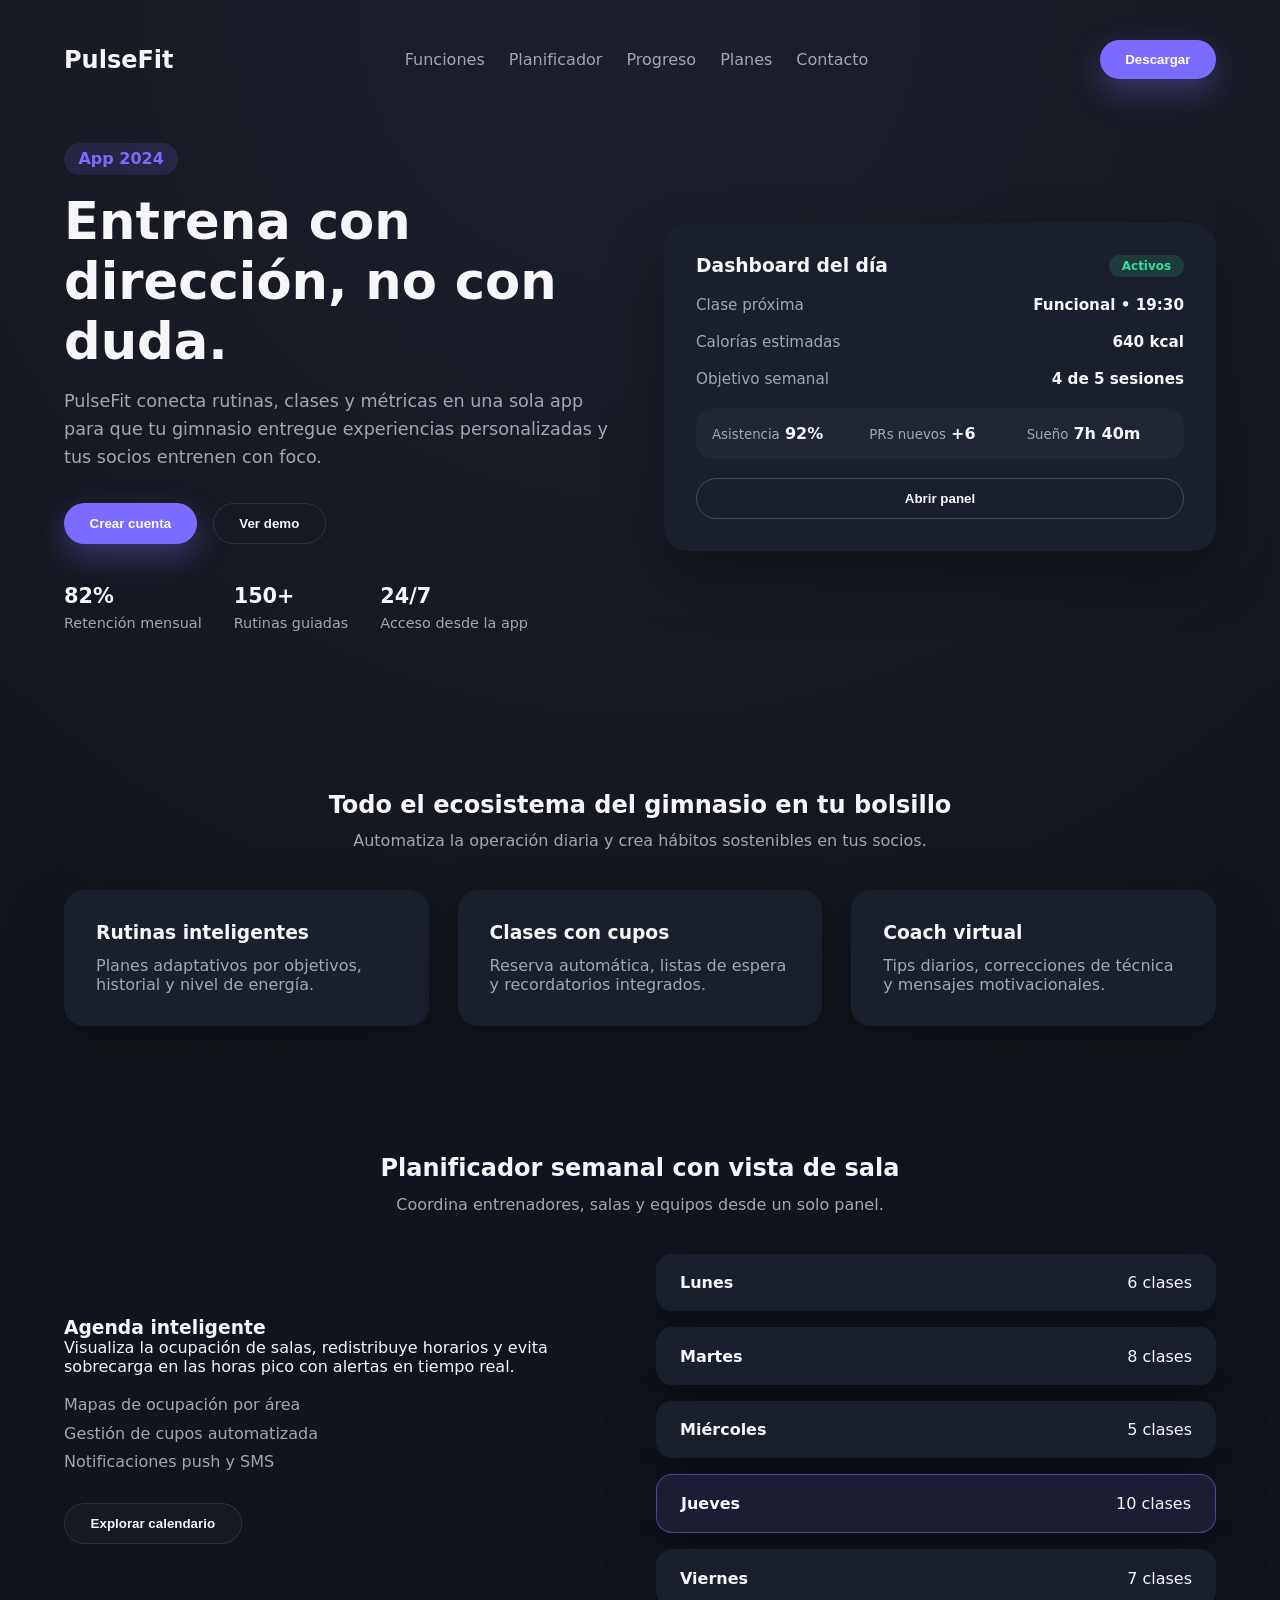
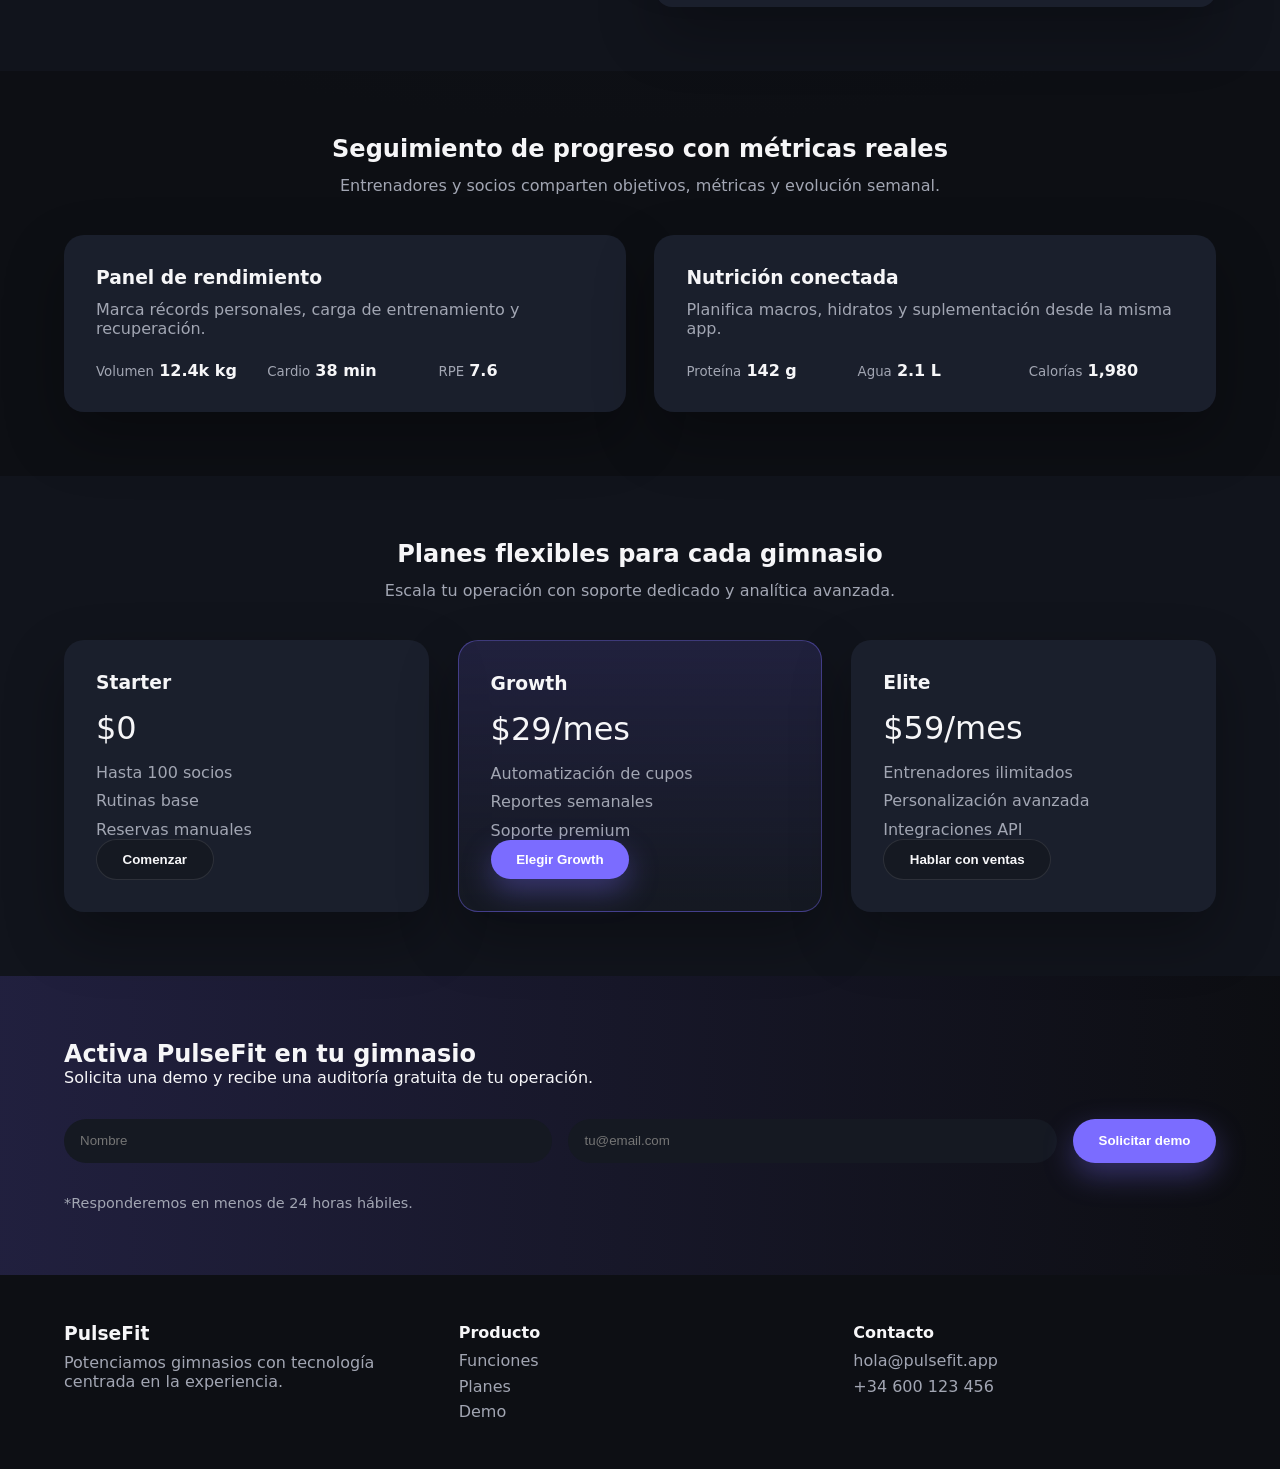
<file: index.html>
<!doctype html>
<html lang="es">
  <head>
    <meta charset="UTF-8" />
    <meta name="viewport" content="width=device-width, initial-scale=1.0" />
    <title>PulseFit - App para tu gimnasio</title>
    <link rel="stylesheet" href="style.css" />
  </head>
  <body>
    <header class="hero">
      <nav class="nav">
        <div class="logo">PulseFit</div>
        <div class="nav-links">
          <a href="#features">Funciones</a>
          <a href="#planner">Planificador</a>
          <a href="#progress">Progreso</a>
          <a href="#pricing">Planes</a>
          <a href="#contact">Contacto</a>
        </div>
        <button class="btn btn-primary">Descargar</button>
      </nav>

      <div class="hero-content">
        <div class="hero-text">
          <span class="badge">App 2024</span>
          <h1>Entrena con dirección, no con duda.</h1>
          <p>
            PulseFit conecta rutinas, clases y métricas en una sola app para que tu
            gimnasio entregue experiencias personalizadas y tus socios entrenen con foco.
          </p>
          <div class="hero-actions">
            <button class="btn btn-primary">Crear cuenta</button>
            <button class="btn btn-secondary">Ver demo</button>
          </div>
          <div class="hero-stats">
            <div>
              <strong>82%</strong>
              <span>Retención mensual</span>
            </div>
            <div>
              <strong>150+</strong>
              <span>Rutinas guiadas</span>
            </div>
            <div>
              <strong>24/7</strong>
              <span>Acceso desde la app</span>
            </div>
          </div>
        </div>
        <div class="hero-card">
          <div class="card-header">
            <h3>Dashboard del día</h3>
            <span class="pill">Activos</span>
          </div>
          <div class="card-row">
            <span>Clase próxima</span>
            <strong>Funcional • 19:30</strong>
          </div>
          <div class="card-row">
            <span>Calorías estimadas</span>
            <strong>640 kcal</strong>
          </div>
          <div class="card-row">
            <span>Objetivo semanal</span>
            <strong>4 de 5 sesiones</strong>
          </div>
          <div class="mini-grid">
            <div>
              <small>Asistencia</small>
              <strong>92%</strong>
            </div>
            <div>
              <small>PRs nuevos</small>
              <strong>+6</strong>
            </div>
            <div>
              <small>Sueño</small>
              <strong>7h 40m</strong>
            </div>
          </div>
          <button class="btn btn-ghost">Abrir panel</button>
        </div>
      </div>
    </header>

    <main>
      <section id="features" class="section">
        <div class="section-header">
          <h2>Todo el ecosistema del gimnasio en tu bolsillo</h2>
          <p>Automatiza la operación diaria y crea hábitos sostenibles en tus socios.</p>
        </div>
        <div class="grid three">
          <article class="card">
            <h3>Rutinas inteligentes</h3>
            <p>Planes adaptativos por objetivos, historial y nivel de energía.</p>
          </article>
          <article class="card">
            <h3>Clases con cupos</h3>
            <p>Reserva automática, listas de espera y recordatorios integrados.</p>
          </article>
          <article class="card">
            <h3>Coach virtual</h3>
            <p>Tips diarios, correcciones de técnica y mensajes motivacionales.</p>
          </article>
        </div>
      </section>

      <section id="planner" class="section alt">
        <div class="section-header">
          <h2>Planificador semanal con vista de sala</h2>
          <p>Coordina entrenadores, salas y equipos desde un solo panel.</p>
        </div>
        <div class="planner">
          <div class="planner-info">
            <h3>Agenda inteligente</h3>
            <p>
              Visualiza la ocupación de salas, redistribuye horarios y evita sobrecarga en
              las horas pico con alertas en tiempo real.
            </p>
            <ul>
              <li>Mapas de ocupación por área</li>
              <li>Gestión de cupos automatizada</li>
              <li>Notificaciones push y SMS</li>
            </ul>
            <button class="btn btn-secondary">Explorar calendario</button>
          </div>
          <div class="planner-board">
            <div class="planner-day">
              <h4>Lunes</h4>
              <span>6 clases</span>
            </div>
            <div class="planner-day">
              <h4>Martes</h4>
              <span>8 clases</span>
            </div>
            <div class="planner-day">
              <h4>Miércoles</h4>
              <span>5 clases</span>
            </div>
            <div class="planner-day active">
              <h4>Jueves</h4>
              <span>10 clases</span>
            </div>
            <div class="planner-day">
              <h4>Viernes</h4>
              <span>7 clases</span>
            </div>
          </div>
        </div>
      </section>

      <section id="progress" class="section">
        <div class="section-header">
          <h2>Seguimiento de progreso con métricas reales</h2>
          <p>Entrenadores y socios comparten objetivos, métricas y evolución semanal.</p>
        </div>
        <div class="grid two">
          <article class="insight">
            <h3>Panel de rendimiento</h3>
            <p>Marca récords personales, carga de entrenamiento y recuperación.</p>
            <div class="insight-metrics">
              <div>
                <small>Volumen</small>
                <strong>12.4k kg</strong>
              </div>
              <div>
                <small>Cardio</small>
                <strong>38 min</strong>
              </div>
              <div>
                <small>RPE</small>
                <strong>7.6</strong>
              </div>
            </div>
          </article>
          <article class="insight">
            <h3>Nutrición conectada</h3>
            <p>Planifica macros, hidratos y suplementación desde la misma app.</p>
            <div class="insight-metrics">
              <div>
                <small>Proteína</small>
                <strong>142 g</strong>
              </div>
              <div>
                <small>Agua</small>
                <strong>2.1 L</strong>
              </div>
              <div>
                <small>Calorías</small>
                <strong>1,980</strong>
              </div>
            </div>
          </article>
        </div>
      </section>

      <section id="pricing" class="section alt">
        <div class="section-header">
          <h2>Planes flexibles para cada gimnasio</h2>
          <p>Escala tu operación con soporte dedicado y analítica avanzada.</p>
        </div>
        <div class="grid three">
          <article class="pricing">
            <h3>Starter</h3>
            <p class="price">$0</p>
            <ul>
              <li>Hasta 100 socios</li>
              <li>Rutinas base</li>
              <li>Reservas manuales</li>
            </ul>
            <button class="btn btn-secondary">Comenzar</button>
          </article>
          <article class="pricing featured">
            <h3>Growth</h3>
            <p class="price">$29/mes</p>
            <ul>
              <li>Automatización de cupos</li>
              <li>Reportes semanales</li>
              <li>Soporte premium</li>
            </ul>
            <button class="btn btn-primary">Elegir Growth</button>
          </article>
          <article class="pricing">
            <h3>Elite</h3>
            <p class="price">$59/mes</p>
            <ul>
              <li>Entrenadores ilimitados</li>
              <li>Personalización avanzada</li>
              <li>Integraciones API</li>
            </ul>
            <button class="btn btn-secondary">Hablar con ventas</button>
          </article>
        </div>
      </section>

      <section id="contact" class="section cta">
        <div class="cta-content">
          <h2>Activa PulseFit en tu gimnasio</h2>
          <p>Solicita una demo y recibe una auditoría gratuita de tu operación.</p>
        </div>
        <form class="cta-form">
          <input type="text" placeholder="Nombre" required />
          <input type="email" placeholder="tu@email.com" required />
          <button class="btn btn-primary" type="submit">Solicitar demo</button>
        </form>
        <p class="form-note">*Responderemos en menos de 24 horas hábiles.</p>
      </section>
    </main>

    <footer class="footer">
      <div>
        <h3>PulseFit</h3>
        <p>Potenciamos gimnasios con tecnología centrada en la experiencia.</p>
      </div>
      <div>
        <h4>Producto</h4>
        <a href="#features">Funciones</a>
        <a href="#pricing">Planes</a>
        <a href="#contact">Demo</a>
      </div>
      <div>
        <h4>Contacto</h4>
        <span>hola@pulsefit.app</span>
        <span>+34 600 123 456</span>
      </div>
    </footer>

    <script src="script.js"></script>
  </body>
</html>
</file>
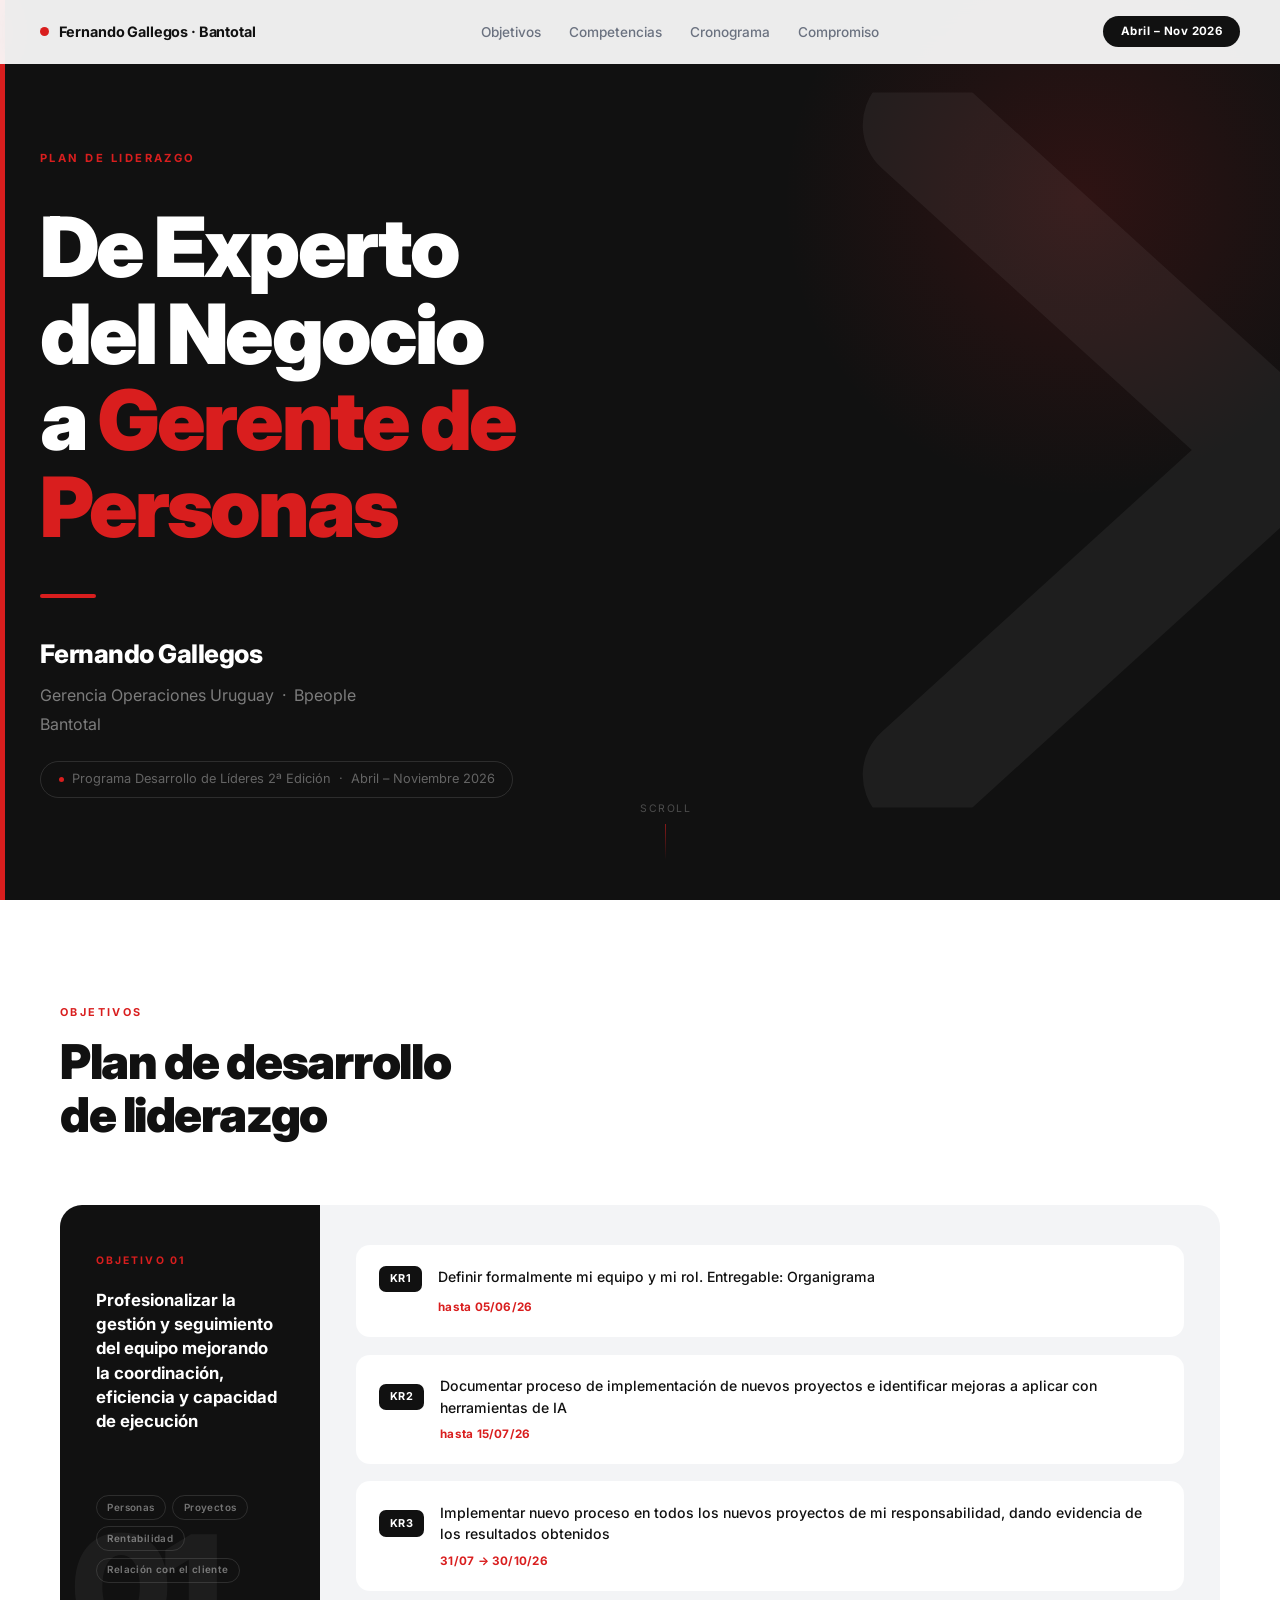
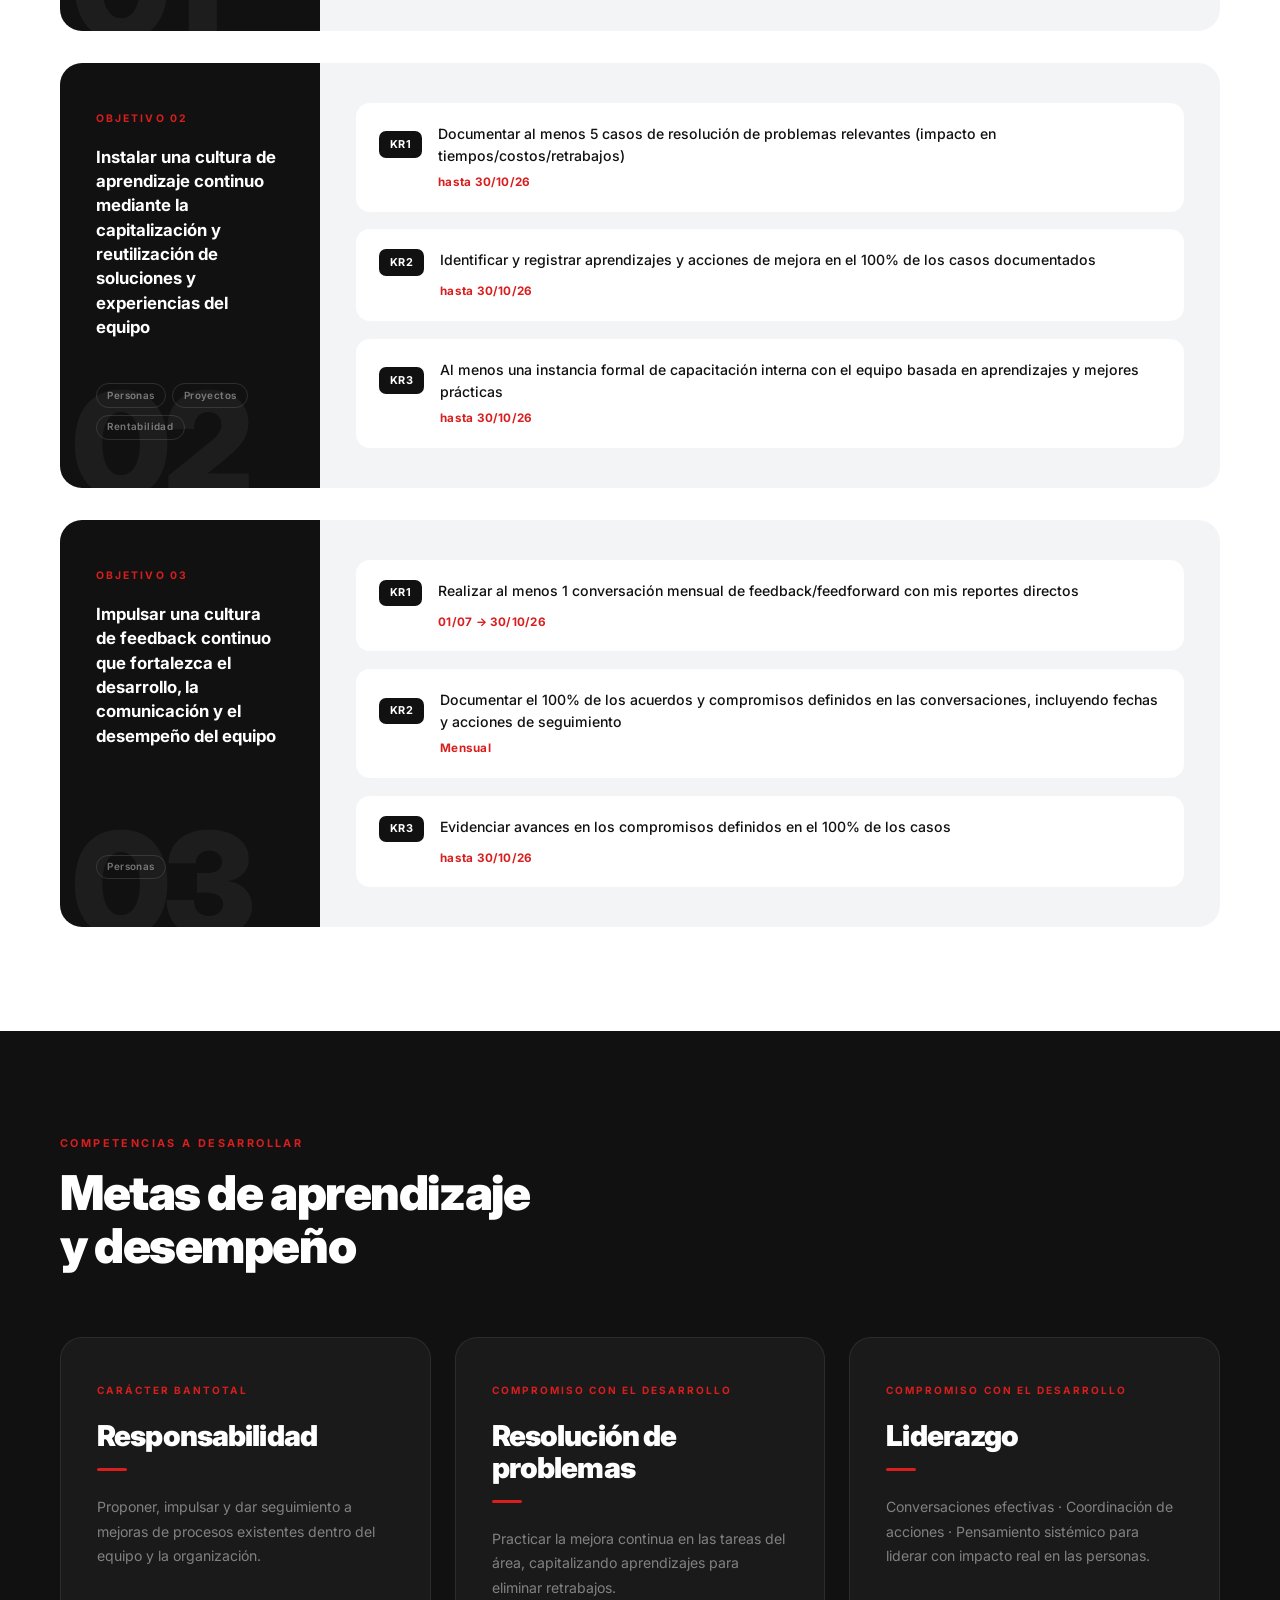
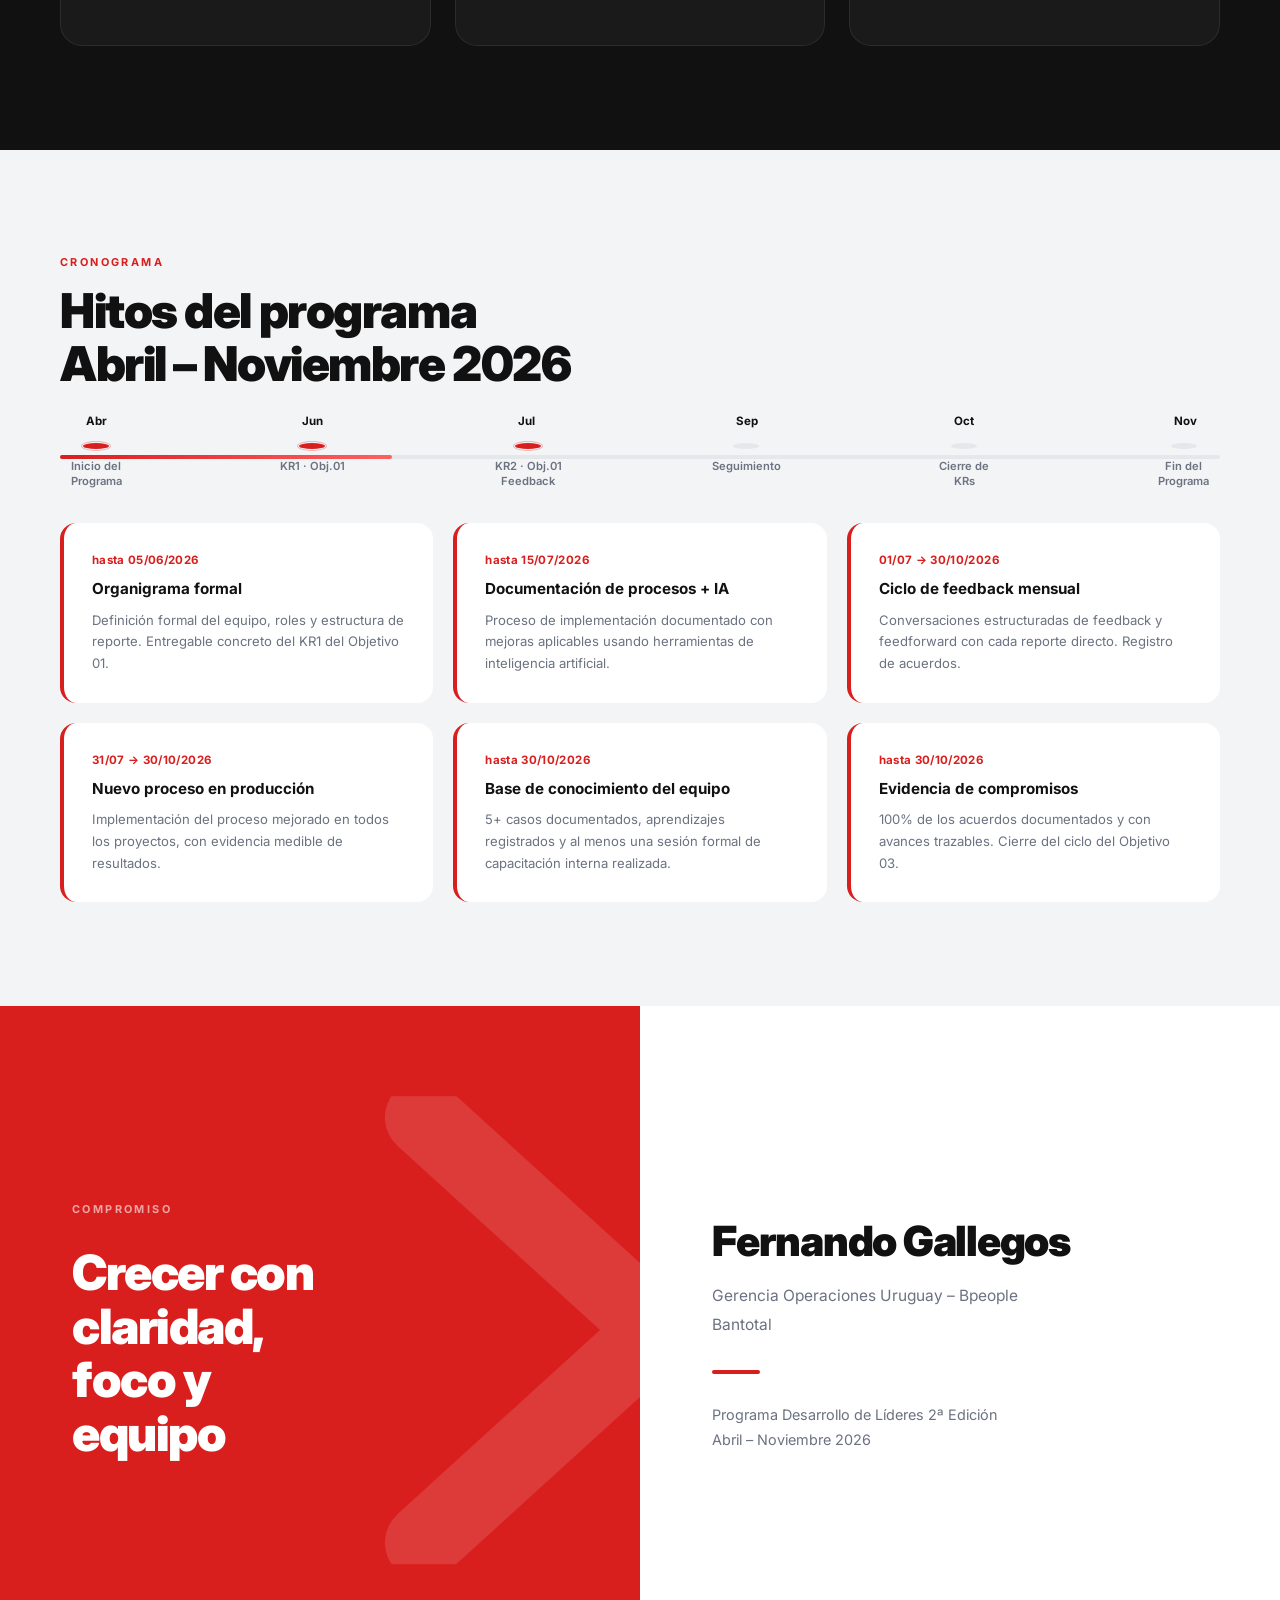
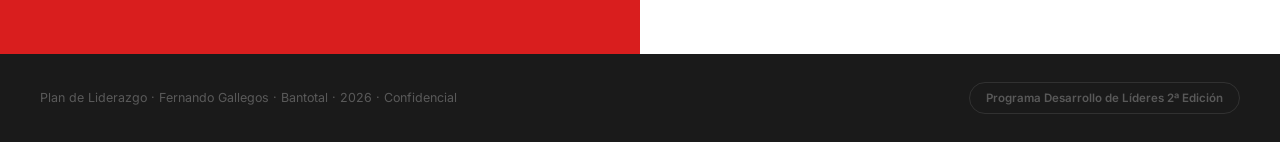
<file: plan-liderazgo.html>
<!DOCTYPE html>
<html lang="es">
<head>
  <meta charset="UTF-8" />
  <meta name="viewport" content="width=device-width, initial-scale=1.0" />
  <title>Plan de Liderazgo · Fernando Gallegos · Bantotal</title>
  <link rel="preconnect" href="https://fonts.googleapis.com" />
  <link rel="preconnect" href="https://fonts.gstatic.com" crossorigin />
  <link href="https://fonts.googleapis.com/css2?family=Inter:wght@300;400;500;600;700;800;900&display=swap" rel="stylesheet" />
  <style>
    *, *::before, *::after { box-sizing: border-box; margin: 0; padding: 0; }

    :root {
      --red:        #D91E1E;
      --red-dim:    rgba(217,30,30,0.12);
      --dark:       #111111;
      --dark-2:     #1A1A1A;
      --gray:       #6B7280;
      --gray-light: #F3F4F6;
      --border:     #E5E7EB;
      --white:      #FFFFFF;
    }

    html { scroll-behavior: smooth; }

    body {
      font-family: 'Inter', sans-serif;
      color: var(--dark);
      background: var(--white);
      overflow-x: hidden;
      line-height: 1.6;
    }

    /* ─── NAV ─────────────────────────────────────────── */
    nav {
      position: fixed;
      inset: 0 0 auto 0;
      z-index: 200;
      background: rgba(255,255,255,0.92);
      backdrop-filter: blur(16px);
      -webkit-backdrop-filter: blur(16px);
      border-bottom: 1px solid transparent;
      display: flex;
      align-items: center;
      justify-content: space-between;
      padding: 0 2.5rem;
      height: 64px;
      transition: border-color 0.3s, box-shadow 0.3s;
    }
    nav.scrolled {
      border-color: var(--border);
      box-shadow: 0 2px 24px rgba(0,0,0,0.06);
    }
    .nav-logo {
      display: flex;
      align-items: center;
      gap: 0.6rem;
      text-decoration: none;
    }
    .nav-logo .dot {
      width: 9px; height: 9px;
      background: var(--red);
      border-radius: 50%;
      flex-shrink: 0;
    }
    .nav-logo span {
      font-weight: 700;
      font-size: 0.9rem;
      color: var(--dark);
      letter-spacing: -0.01em;
    }
    .nav-links {
      display: flex;
      gap: 1.75rem;
      list-style: none;
    }
    .nav-links a {
      text-decoration: none;
      font-size: 0.85rem;
      font-weight: 500;
      color: var(--gray);
      transition: color 0.2s;
      position: relative;
    }
    .nav-links a::after {
      content: '';
      position: absolute;
      bottom: -3px; left: 0; right: 0;
      height: 2px;
      background: var(--red);
      border-radius: 1px;
      transform: scaleX(0);
      transition: transform 0.2s;
    }
    .nav-links a:hover { color: var(--dark); }
    .nav-links a:hover::after { transform: scaleX(1); }
    .nav-pill {
      background: var(--dark);
      color: var(--white);
      font-size: 0.72rem;
      font-weight: 700;
      padding: 0.4rem 1.1rem;
      border-radius: 100px;
      letter-spacing: 0.04em;
    }

    /* ─── HERO ────────────────────────────────────────── */
    .hero {
      min-height: 100vh;
      background: var(--dark);
      display: flex;
      align-items: center;
      position: relative;
      overflow: hidden;
      padding: 9rem 2.5rem 6rem;
    }
    .hero-accent-bar {
      position: absolute;
      left: 0; top: 0; bottom: 0;
      width: 5px;
      background: var(--red);
    }
    .hero-chevron {
      position: absolute;
      right: -80px;
      top: 50%;
      transform: translateY(-50%);
      width: 520px;
      opacity: 0.05;
      pointer-events: none;
    }
    /* Decorative glow */
    .hero-glow {
      position: absolute;
      width: 600px; height: 600px;
      background: radial-gradient(circle, rgba(217,30,30,0.15) 0%, transparent 70%);
      top: -100px; right: -100px;
      pointer-events: none;
    }
    .hero-content {
      max-width: 920px;
      position: relative;
      z-index: 2;
    }
    .hero-label {
      font-size: 0.7rem;
      font-weight: 700;
      letter-spacing: 0.22em;
      color: var(--red);
      text-transform: uppercase;
      margin-bottom: 2.25rem;
      opacity: 0;
      animation: fadeUp 0.65s 0.15s ease forwards;
    }
    .hero-title {
      font-size: clamp(2.6rem, 6.5vw, 5.8rem);
      font-weight: 900;
      line-height: 1.04;
      letter-spacing: -0.035em;
      color: var(--white);
      margin-bottom: 2.75rem;
      opacity: 0;
      animation: fadeUp 0.7s 0.35s ease forwards;
    }
    .hero-title .accent { color: var(--red); }
    .hero-rule {
      width: 56px; height: 4px;
      background: var(--red);
      border-radius: 2px;
      margin-bottom: 2.25rem;
      opacity: 0;
      animation: fadeUp 0.6s 0.55s ease forwards;
    }
    .hero-meta {
      opacity: 0;
      animation: fadeUp 0.65s 0.72s ease forwards;
    }
    .hero-name {
      font-size: 1.6rem;
      font-weight: 800;
      color: var(--white);
      letter-spacing: -0.02em;
      margin-bottom: 0.5rem;
    }
    .hero-sub {
      font-size: 1rem;
      color: rgba(255,255,255,0.45);
      margin-bottom: 0.2rem;
    }
    .hero-tag {
      display: inline-flex;
      align-items: center;
      gap: 0.5rem;
      margin-top: 1.25rem;
      border: 1px solid rgba(255,255,255,0.12);
      border-radius: 100px;
      padding: 0.45rem 1.1rem;
      font-size: 0.8rem;
      color: rgba(255,255,255,0.35);
    }
    .hero-tag .tag-dot {
      width: 5px; height: 5px;
      background: var(--red);
      border-radius: 50%;
    }
    /* Scroll cue */
    .hero-scroll-cue {
      position: absolute;
      bottom: 2.5rem;
      left: 50%;
      transform: translateX(-50%);
      display: flex;
      flex-direction: column;
      align-items: center;
      gap: 0.4rem;
      opacity: 0;
      animation: fadeUp 0.6s 1.1s ease forwards;
    }
    .hero-scroll-cue span {
      font-size: 0.65rem;
      letter-spacing: 0.15em;
      text-transform: uppercase;
      color: rgba(255,255,255,0.25);
    }
    .scroll-line {
      width: 1px;
      height: 36px;
      background: linear-gradient(to bottom, rgba(217,30,30,0.6), transparent);
      animation: scrollBob 2s 1.5s ease-in-out infinite;
    }

    /* ─── SHARED SECTION SHELL ────────────────────────── */
    section { padding: 6.5rem 2.5rem; }
    .inner { max-width: 1160px; margin: 0 auto; }
    .sec-label {
      font-size: 0.68rem;
      font-weight: 700;
      letter-spacing: 0.22em;
      color: var(--red);
      text-transform: uppercase;
      margin-bottom: 0.9rem;
    }
    .sec-title {
      font-size: clamp(1.9rem, 3.8vw, 3rem);
      font-weight: 900;
      letter-spacing: -0.03em;
      line-height: 1.1;
      margin-bottom: 4rem;
    }

    /* ─── OBJETIVOS ───────────────────────────────────── */
    #objetivos { background: var(--white); }

    .obj-stack { display: flex; flex-direction: column; gap: 2rem; }

    .obj-card {
      display: grid;
      grid-template-columns: 260px 1fr;
      border-radius: 22px;
      overflow: hidden;
      background: var(--gray-light);
      transition: transform 0.35s cubic-bezier(.22,.68,0,1.2),
                  box-shadow 0.35s ease;
      opacity: 0;
      transform: translateY(36px);
    }
    .obj-card.visible {
      opacity: 1;
      transform: translateY(0);
    }
    .obj-card:hover {
      transform: translateY(-5px);
      box-shadow: 0 28px 64px rgba(0,0,0,0.11);
    }

    /* Left panel */
    .obj-left {
      background: var(--dark);
      padding: 3rem 2.25rem;
      display: flex;
      flex-direction: column;
      justify-content: space-between;
      position: relative;
      overflow: hidden;
    }
    .obj-ghost-num {
      position: absolute;
      bottom: -1.8rem;
      left: 0.75rem;
      font-size: 9rem;
      font-weight: 900;
      line-height: 1;
      letter-spacing: -0.05em;
      color: rgba(255,255,255,0.05);
      pointer-events: none;
      user-select: none;
    }
    .obj-num-tag {
      font-size: 0.65rem;
      font-weight: 700;
      letter-spacing: 0.2em;
      color: var(--red);
      text-transform: uppercase;
      margin-bottom: 1.1rem;
    }
    .obj-heading {
      font-size: 1.05rem;
      font-weight: 700;
      color: var(--white);
      line-height: 1.45;
      position: relative;
      z-index: 1;
    }
    .obj-tags {
      display: flex;
      flex-wrap: wrap;
      gap: 0.4rem;
      margin-top: 1.75rem;
      position: relative;
      z-index: 1;
    }
    .obj-tag {
      font-size: 0.62rem;
      font-weight: 600;
      letter-spacing: 0.04em;
      color: rgba(255,255,255,0.42);
      border: 1px solid rgba(255,255,255,0.12);
      padding: 0.22rem 0.65rem;
      border-radius: 100px;
    }

    /* Right panel */
    .obj-right {
      padding: 2.5rem 2.25rem;
      display: flex;
      flex-direction: column;
      gap: 1.1rem;
    }
    .kr {
      background: var(--white);
      border-radius: 14px;
      padding: 1.2rem 1.4rem;
      display: grid;
      grid-template-columns: auto 1fr;
      grid-template-rows: auto auto;
      column-gap: 1rem;
      row-gap: 0.4rem;
      align-items: start;
      border: 1.5px solid transparent;
      transition: border-color 0.25s, box-shadow 0.25s;
    }
    .kr:hover {
      border-color: var(--red);
      box-shadow: 0 4px 22px rgba(217,30,30,0.09);
    }
    .kr-badge {
      background: var(--dark);
      color: var(--white);
      font-size: 0.68rem;
      font-weight: 700;
      padding: 0.28rem 0.65rem;
      border-radius: 7px;
      letter-spacing: 0.06em;
      white-space: nowrap;
      align-self: center;
    }
    .kr-text {
      font-size: 0.88rem;
      font-weight: 500;
      color: var(--dark);
      line-height: 1.55;
    }
    .kr-date {
      grid-column: 2;
      font-size: 0.73rem;
      font-weight: 700;
      color: var(--red);
      letter-spacing: 0.02em;
    }

    /* ─── COMPETENCIAS ────────────────────────────────── */
    #competencias { background: var(--dark); }
    #competencias .sec-title { color: var(--white); }

    .comp-grid {
      display: grid;
      grid-template-columns: repeat(3, 1fr);
      gap: 1.5rem;
    }
    .comp-card {
      background: rgba(255,255,255,0.04);
      border: 1px solid rgba(255,255,255,0.08);
      border-radius: 22px;
      padding: 2.75rem 2.25rem;
      transition: background 0.3s, transform 0.35s cubic-bezier(.22,.68,0,1.2),
                  border-color 0.3s;
      opacity: 0;
      transform: translateY(30px);
    }
    .comp-card.visible {
      opacity: 1;
      transform: translateY(0);
    }
    .comp-card:hover {
      background: rgba(255,255,255,0.08);
      border-color: rgba(217,30,30,0.3);
      transform: translateY(-6px);
    }
    .comp-cat {
      font-size: 0.63rem;
      font-weight: 700;
      letter-spacing: 0.2em;
      color: var(--red);
      text-transform: uppercase;
      margin-bottom: 1.4rem;
    }
    .comp-name {
      font-size: 1.8rem;
      font-weight: 900;
      color: var(--white);
      letter-spacing: -0.03em;
      line-height: 1.1;
      margin-bottom: 1rem;
    }
    .comp-line {
      width: 30px; height: 3px;
      background: var(--red);
      border-radius: 2px;
      margin-bottom: 1.5rem;
    }
    .comp-desc {
      font-size: 0.88rem;
      color: rgba(255,255,255,0.45);
      line-height: 1.75;
    }

    /* ─── TIMELINE ────────────────────────────────────── */
    #timeline { background: var(--gray-light); }

    .tl-track-wrap { margin: 0 0 4rem; }
    .tl-track {
      position: relative;
      height: 4px;
      background: var(--border);
      border-radius: 2px;
      margin: 3.5rem 0 2rem;
    }
    .tl-bar {
      position: absolute;
      left: 0; top: 0; bottom: 0;
      width: 0;
      background: linear-gradient(to right, var(--red), #FF6060);
      border-radius: 2px;
      transition: width 1.8s cubic-bezier(.4,0,.2,1);
    }
    .tl-nodes {
      position: absolute;
      inset: -12px 0;
      display: flex;
      justify-content: space-between;
    }
    .tl-node {
      display: flex;
      flex-direction: column;
      align-items: center;
      gap: 10px;
      position: relative;
    }
    .tl-node-dot {
      width: 26px; height: 26px;
      border-radius: 50%;
      background: var(--white);
      border: 3px solid var(--border);
      transition: border-color 0.4s, background 0.4s;
      z-index: 1;
      position: relative;
    }
    .tl-node-dot.lit {
      border-color: var(--red);
      background: var(--red);
    }
    .tl-node-dot.lit::after {
      content: '';
      position: absolute;
      inset: -5px;
      border-radius: 50%;
      border: 1.5px solid rgba(217,30,30,0.3);
      animation: pulse 2s ease-in-out infinite;
    }
    .tl-node-label {
      font-size: 0.7rem;
      font-weight: 600;
      color: var(--gray);
      text-align: center;
      max-width: 72px;
      line-height: 1.35;
    }
    .tl-node-date {
      position: absolute;
      top: -2.1rem;
      font-size: 0.72rem;
      font-weight: 700;
      color: var(--dark);
      white-space: nowrap;
    }

    /* event cards */
    .tl-events {
      display: grid;
      grid-template-columns: repeat(3, 1fr);
      gap: 1.25rem;
    }
    .tl-event {
      background: var(--white);
      border-radius: 16px;
      padding: 1.75rem;
      border-left: 4px solid var(--red);
      opacity: 0;
      transform: translateY(22px);
      transition: opacity 0.55s ease, transform 0.55s ease,
                  box-shadow 0.3s ease;
    }
    .tl-event.visible {
      opacity: 1;
      transform: translateY(0);
    }
    .tl-event:hover { box-shadow: 0 8px 32px rgba(0,0,0,0.09); }
    .tl-event-date {
      font-size: 0.72rem;
      font-weight: 700;
      color: var(--red);
      margin-bottom: 0.5rem;
      letter-spacing: 0.03em;
    }
    .tl-event-title {
      font-size: 0.95rem;
      font-weight: 700;
      color: var(--dark);
      margin-bottom: 0.5rem;
    }
    .tl-event-desc {
      font-size: 0.82rem;
      color: var(--gray);
      line-height: 1.65;
    }

    /* ─── COMPROMISO ──────────────────────────────────── */
    #compromiso { padding: 0; }
    .comp-split {
      display: grid;
      grid-template-columns: 1fr 1fr;
      min-height: 72vh;
    }
    .comp-split-left {
      background: var(--red);
      padding: 6.5rem 4.5rem;
      display: flex;
      flex-direction: column;
      justify-content: center;
      position: relative;
      overflow: hidden;
    }
    .comp-split-chevron {
      position: absolute;
      right: -70px;
      top: 50%;
      transform: translateY(-50%);
      opacity: 0.12;
      width: 340px;
      pointer-events: none;
    }
    .comp-sub-label {
      font-size: 0.68rem;
      font-weight: 700;
      letter-spacing: 0.22em;
      color: rgba(255,255,255,0.6);
      text-transform: uppercase;
      margin-bottom: 1.75rem;
    }
    .comp-big-quote {
      font-size: clamp(2.2rem, 3.8vw, 3.2rem);
      font-weight: 900;
      color: var(--white);
      line-height: 1.1;
      letter-spacing: -0.03em;
      position: relative;
      z-index: 1;
    }
    .comp-split-right {
      padding: 6.5rem 4.5rem;
      display: flex;
      flex-direction: column;
      justify-content: center;
      background: var(--white);
    }
    .sign-name {
      font-size: 2.6rem;
      font-weight: 900;
      color: var(--dark);
      letter-spacing: -0.03em;
      margin-bottom: 0.6rem;
    }
    .sign-role {
      font-size: 0.97rem;
      color: var(--gray);
      line-height: 1.6;
      margin-bottom: 0.25rem;
    }
    .sign-divider {
      width: 48px; height: 4px;
      background: var(--red);
      border-radius: 2px;
      margin: 1.75rem 0;
    }
    .sign-program {
      font-size: 0.9rem;
      color: var(--gray);
      line-height: 1.75;
    }

    /* ─── FOOTER ──────────────────────────────────────── */
    footer {
      background: var(--dark-2);
      padding: 1.75rem 2.5rem;
      display: flex;
      align-items: center;
      justify-content: space-between;
      gap: 1rem;
    }
    .foot-copy {
      font-size: 0.78rem;
      color: rgba(255,255,255,0.28);
    }
    .foot-pill {
      font-size: 0.72rem;
      font-weight: 600;
      color: rgba(255,255,255,0.28);
      border: 1px solid rgba(255,255,255,0.1);
      padding: 0.35rem 1rem;
      border-radius: 100px;
      white-space: nowrap;
    }

    /* ─── KEYFRAMES ───────────────────────────────────── */
    @keyframes fadeUp {
      from { opacity: 0; transform: translateY(22px); }
      to   { opacity: 1; transform: translateY(0); }
    }
    @keyframes scrollBob {
      0%,100% { opacity: 0.3; transform: scaleY(1); }
      50%      { opacity: 0.9; transform: scaleY(1.15); }
    }
    @keyframes pulse {
      0%,100% { transform: scale(1); opacity: 0.4; }
      50%      { transform: scale(1.4); opacity: 0; }
    }

    /* Utility */
    .fade-up {
      opacity: 0;
      transform: translateY(28px);
      transition: opacity 0.65s ease, transform 0.65s ease;
    }
    .fade-up.visible { opacity: 1; transform: translateY(0); }

    /* ─── RESPONSIVE ──────────────────────────────────── */
    @media (max-width: 1024px) {
      .comp-grid { grid-template-columns: 1fr 1fr; }
      .tl-events { grid-template-columns: 1fr 1fr; }
    }
    @media (max-width: 860px) {
      .obj-card { grid-template-columns: 1fr; }
      .obj-left  { padding: 2.25rem; }
      .obj-ghost-num { font-size: 6rem; }
      .comp-grid { grid-template-columns: 1fr; }
      .comp-split { grid-template-columns: 1fr; min-height: auto; }
      .tl-events { grid-template-columns: 1fr; }
      .nav-links { display: none; }
    }
    @media (max-width: 600px) {
      section { padding: 4.5rem 1.4rem; }
      .hero   { padding: 7.5rem 1.4rem 5rem; }
      nav     { padding: 0 1.4rem; }
      .comp-split-left, .comp-split-right { padding: 4rem 2rem; }
      footer  { flex-direction: column; text-align: center; }
      .tl-node-label { max-width: 54px; }
    }
  </style>
</head>
<body>

<!-- ─── NAV ──────────────────────────────────────────── -->
<nav id="navbar">
  <a class="nav-logo" href="#hero">
    <div class="dot"></div>
    <span>Fernando Gallegos · Bantotal</span>
  </a>
  <ul class="nav-links">
    <li><a href="#objetivos">Objetivos</a></li>
    <li><a href="#competencias">Competencias</a></li>
    <li><a href="#timeline">Cronograma</a></li>
    <li><a href="#compromiso">Compromiso</a></li>
  </ul>
  <span class="nav-pill">Abril – Nov 2026</span>
</nav>

<!-- ─── HERO ──────────────────────────────────────────── -->
<section class="hero" id="hero">
  <div class="hero-accent-bar"></div>
  <div class="hero-glow"></div>

  <!-- decorative large chevron -->
  <svg class="hero-chevron" viewBox="0 0 320 440" fill="none" xmlns="http://www.w3.org/2000/svg" aria-hidden="true">
    <path d="M50 20 L270 220 L50 420" stroke="white" stroke-width="72" stroke-linecap="round" stroke-linejoin="round"/>
  </svg>

  <div class="hero-content">
    <div class="hero-label">Plan de Liderazgo</div>

    <h1 class="hero-title">
      De Experto<br/>
      del Negocio<br/>
      a <span class="accent">Gerente de<br/>Personas</span>
    </h1>

    <div class="hero-rule"></div>

    <div class="hero-meta">
      <div class="hero-name">Fernando Gallegos</div>
      <div class="hero-sub">Gerencia Operaciones Uruguay &nbsp;·&nbsp; Bpeople</div>
      <div class="hero-sub">Bantotal</div>
      <div class="hero-tag">
        <span class="tag-dot"></span>
        Programa Desarrollo de Líderes 2ª Edición &nbsp;·&nbsp; Abril – Noviembre 2026
      </div>
    </div>
  </div>

  <div class="hero-scroll-cue">
    <span>Scroll</span>
    <div class="scroll-line"></div>
  </div>
</section>


<!-- ─── OBJETIVOS ─────────────────────────────────────── -->
<section id="objetivos">
  <div class="inner">
    <div class="sec-label fade-up">Objetivos</div>
    <h2 class="sec-title fade-up">Plan de desarrollo<br/>de liderazgo</h2>

    <div class="obj-stack">

      <!-- OBJ 01 -->
      <div class="obj-card" data-delay="0">
        <div class="obj-left">
          <div>
            <div class="obj-num-tag">Objetivo 01</div>
            <h3 class="obj-heading">
              Profesionalizar la gestión y seguimiento del equipo mejorando la coordinación, eficiencia y capacidad de ejecución
            </h3>
          </div>
          <div>
            <div class="obj-tags">
              <span class="obj-tag">Personas</span>
              <span class="obj-tag">Proyectos</span>
              <span class="obj-tag">Rentabilidad</span>
              <span class="obj-tag">Relación con el cliente</span>
            </div>
          </div>
          <div class="obj-ghost-num">01</div>
        </div>
        <div class="obj-right">
          <div class="kr">
            <span class="kr-badge">KR1</span>
            <span class="kr-text">Definir formalmente mi equipo y mi rol. Entregable: Organigrama</span>
            <span class="kr-date">hasta 05/06/26</span>
          </div>
          <div class="kr">
            <span class="kr-badge">KR2</span>
            <span class="kr-text">Documentar proceso de implementación de nuevos proyectos e identificar mejoras a aplicar con herramientas de IA</span>
            <span class="kr-date">hasta 15/07/26</span>
          </div>
          <div class="kr">
            <span class="kr-badge">KR3</span>
            <span class="kr-text">Implementar nuevo proceso en todos los nuevos proyectos de mi responsabilidad, dando evidencia de los resultados obtenidos</span>
            <span class="kr-date">31/07 → 30/10/26</span>
          </div>
        </div>
      </div>

      <!-- OBJ 02 -->
      <div class="obj-card" data-delay="120">
        <div class="obj-left">
          <div>
            <div class="obj-num-tag">Objetivo 02</div>
            <h3 class="obj-heading">
              Instalar una cultura de aprendizaje continuo mediante la capitalización y reutilización de soluciones y experiencias del equipo
            </h3>
          </div>
          <div>
            <div class="obj-tags">
              <span class="obj-tag">Personas</span>
              <span class="obj-tag">Proyectos</span>
              <span class="obj-tag">Rentabilidad</span>
            </div>
          </div>
          <div class="obj-ghost-num">02</div>
        </div>
        <div class="obj-right">
          <div class="kr">
            <span class="kr-badge">KR1</span>
            <span class="kr-text">Documentar al menos 5 casos de resolución de problemas relevantes (impacto en tiempos/costos/retrabajos)</span>
            <span class="kr-date">hasta 30/10/26</span>
          </div>
          <div class="kr">
            <span class="kr-badge">KR2</span>
            <span class="kr-text">Identificar y registrar aprendizajes y acciones de mejora en el 100% de los casos documentados</span>
            <span class="kr-date">hasta 30/10/26</span>
          </div>
          <div class="kr">
            <span class="kr-badge">KR3</span>
            <span class="kr-text">Al menos una instancia formal de capacitación interna con el equipo basada en aprendizajes y mejores prácticas</span>
            <span class="kr-date">hasta 30/10/26</span>
          </div>
        </div>
      </div>

      <!-- OBJ 03 -->
      <div class="obj-card" data-delay="240">
        <div class="obj-left">
          <div>
            <div class="obj-num-tag">Objetivo 03</div>
            <h3 class="obj-heading">
              Impulsar una cultura de feedback continuo que fortalezca el desarrollo, la comunicación y el desempeño del equipo
            </h3>
          </div>
          <div>
            <div class="obj-tags">
              <span class="obj-tag">Personas</span>
            </div>
          </div>
          <div class="obj-ghost-num">03</div>
        </div>
        <div class="obj-right">
          <div class="kr">
            <span class="kr-badge">KR1</span>
            <span class="kr-text">Realizar al menos 1 conversación mensual de feedback/feedforward con mis reportes directos</span>
            <span class="kr-date">01/07 → 30/10/26</span>
          </div>
          <div class="kr">
            <span class="kr-badge">KR2</span>
            <span class="kr-text">Documentar el 100% de los acuerdos y compromisos definidos en las conversaciones, incluyendo fechas y acciones de seguimiento</span>
            <span class="kr-date">Mensual</span>
          </div>
          <div class="kr">
            <span class="kr-badge">KR3</span>
            <span class="kr-text">Evidenciar avances en los compromisos definidos en el 100% de los casos</span>
            <span class="kr-date">hasta 30/10/26</span>
          </div>
        </div>
      </div>

    </div>
  </div>
</section>


<!-- ─── COMPETENCIAS ──────────────────────────────────── -->
<section id="competencias">
  <div class="inner">
    <div class="sec-label fade-up">Competencias a Desarrollar</div>
    <h2 class="sec-title fade-up">Metas de aprendizaje<br/>y desempeño</h2>

    <div class="comp-grid">
      <div class="comp-card" data-delay="0">
        <div class="comp-cat">Carácter Bantotal</div>
        <div class="comp-name">Responsabilidad</div>
        <div class="comp-line"></div>
        <p class="comp-desc">Proponer, impulsar y dar seguimiento a mejoras de procesos existentes dentro del equipo y la organización.</p>
      </div>
      <div class="comp-card" data-delay="140">
        <div class="comp-cat">Compromiso con el Desarrollo</div>
        <div class="comp-name">Resolución de problemas</div>
        <div class="comp-line"></div>
        <p class="comp-desc">Practicar la mejora continua en las tareas del área, capitalizando aprendizajes para eliminar retrabajos.</p>
      </div>
      <div class="comp-card" data-delay="280">
        <div class="comp-cat">Compromiso con el Desarrollo</div>
        <div class="comp-name">Liderazgo</div>
        <div class="comp-line"></div>
        <p class="comp-desc">Conversaciones efectivas · Coordinación de acciones · Pensamiento sistémico para liderar con impacto real en las personas.</p>
      </div>
    </div>
  </div>
</section>


<!-- ─── TIMELINE ──────────────────────────────────────── -->
<section id="timeline">
  <div class="inner">
    <div class="sec-label fade-up">Cronograma</div>
    <h2 class="sec-title fade-up">Hitos del programa<br/>Abril – Noviembre 2026</h2>

    <!-- Track -->
    <div class="tl-track-wrap fade-up">
      <div class="tl-track">
        <div class="tl-bar" id="tlBar"></div>
        <div class="tl-nodes">
          <div class="tl-node">
            <div class="tl-node-dot lit"><span class="tl-node-date">Abr</span></div>
            <div class="tl-node-label">Inicio del Programa</div>
          </div>
          <div class="tl-node">
            <div class="tl-node-dot lit"><span class="tl-node-date">Jun</span></div>
            <div class="tl-node-label">KR1 · Obj.01</div>
          </div>
          <div class="tl-node">
            <div class="tl-node-dot lit"><span class="tl-node-date">Jul</span></div>
            <div class="tl-node-label">KR2 · Obj.01 Feedback</div>
          </div>
          <div class="tl-node">
            <div class="tl-node-dot"><span class="tl-node-date">Sep</span></div>
            <div class="tl-node-label">Seguimiento</div>
          </div>
          <div class="tl-node">
            <div class="tl-node-dot"><span class="tl-node-date">Oct</span></div>
            <div class="tl-node-label">Cierre de KRs</div>
          </div>
          <div class="tl-node">
            <div class="tl-node-dot"><span class="tl-node-date">Nov</span></div>
            <div class="tl-node-label">Fin del Programa</div>
          </div>
        </div>
      </div>
    </div>

    <!-- Event cards -->
    <div class="tl-events">
      <div class="tl-event" data-delay="0">
        <div class="tl-event-date">hasta 05/06/2026</div>
        <div class="tl-event-title">Organigrama formal</div>
        <p class="tl-event-desc">Definición formal del equipo, roles y estructura de reporte. Entregable concreto del KR1 del Objetivo 01.</p>
      </div>
      <div class="tl-event" data-delay="100">
        <div class="tl-event-date">hasta 15/07/2026</div>
        <div class="tl-event-title">Documentación de procesos + IA</div>
        <p class="tl-event-desc">Proceso de implementación documentado con mejoras aplicables usando herramientas de inteligencia artificial.</p>
      </div>
      <div class="tl-event" data-delay="200">
        <div class="tl-event-date">01/07 → 30/10/2026</div>
        <div class="tl-event-title">Ciclo de feedback mensual</div>
        <p class="tl-event-desc">Conversaciones estructuradas de feedback y feedforward con cada reporte directo. Registro de acuerdos.</p>
      </div>
      <div class="tl-event" data-delay="80">
        <div class="tl-event-date">31/07 → 30/10/2026</div>
        <div class="tl-event-title">Nuevo proceso en producción</div>
        <p class="tl-event-desc">Implementación del proceso mejorado en todos los proyectos, con evidencia medible de resultados.</p>
      </div>
      <div class="tl-event" data-delay="180">
        <div class="tl-event-date">hasta 30/10/2026</div>
        <div class="tl-event-title">Base de conocimiento del equipo</div>
        <p class="tl-event-desc">5+ casos documentados, aprendizajes registrados y al menos una sesión formal de capacitación interna realizada.</p>
      </div>
      <div class="tl-event" data-delay="300">
        <div class="tl-event-date">hasta 30/10/2026</div>
        <div class="tl-event-title">Evidencia de compromisos</div>
        <p class="tl-event-desc">100% de los acuerdos documentados y con avances trazables. Cierre del ciclo del Objetivo 03.</p>
      </div>
    </div>
  </div>
</section>


<!-- ─── COMPROMISO ────────────────────────────────────── -->
<section id="compromiso">
  <div class="comp-split">

    <div class="comp-split-left">
      <!-- Background chevron decoration -->
      <svg class="comp-split-chevron" viewBox="0 0 320 440" fill="none" xmlns="http://www.w3.org/2000/svg" aria-hidden="true">
        <path d="M50 20 L270 220 L50 420" stroke="white" stroke-width="72" stroke-linecap="round" stroke-linejoin="round"/>
      </svg>
      <div class="comp-sub-label">Compromiso</div>
      <div class="comp-big-quote">
        Crecer con<br/>claridad,<br/>foco y<br/>equipo
      </div>
    </div>

    <div class="comp-split-right">
      <div class="sign-name fade-up">Fernando Gallegos</div>
      <div class="sign-role fade-up">Gerencia Operaciones Uruguay – Bpeople</div>
      <div class="sign-role fade-up">Bantotal</div>
      <div class="sign-divider fade-up"></div>
      <div class="sign-program fade-up">
        Programa Desarrollo de Líderes 2ª Edición<br/>
        Abril – Noviembre 2026
      </div>
    </div>

  </div>
</section>


<!-- ─── FOOTER ────────────────────────────────────────── -->
<footer>
  <span class="foot-copy">Plan de Liderazgo · Fernando Gallegos · Bantotal · 2026 · Confidencial</span>
  <span class="foot-pill">Programa Desarrollo de Líderes 2ª Edición</span>
</footer>


<script>
  /* ── Navbar shadow on scroll ── */
  const navbar = document.getElementById('navbar');
  window.addEventListener('scroll', () => {
    navbar.classList.toggle('scrolled', window.scrollY > 10);
  }, { passive: true });

  /* ── Intersection Observer: generic fade-up + obj/comp/tl cards ── */
  const animEls = document.querySelectorAll(
    '.fade-up, .obj-card, .comp-card, .tl-event'
  );
  const io = new IntersectionObserver((entries) => {
    entries.forEach(entry => {
      if (!entry.isIntersecting) return;
      const delay = parseInt(entry.target.dataset.delay || '0', 10);
      setTimeout(() => entry.target.classList.add('visible'), delay);
      io.unobserve(entry.target);
    });
  }, { threshold: 0.1 });
  animEls.forEach(el => io.observe(el));

  /* ── Timeline progress bar ──
     Programme: Apr 2026 → Nov 2026 = 8 months (index 0–7)
     Today: Jun 2026 → index 2 → 2/7 ≈ 28.6 %              */
  const tlSection = document.getElementById('timeline');
  const tlBar = document.getElementById('tlBar');
  const tlObs = new IntersectionObserver((entries) => {
    if (!entries[0].isIntersecting) return;
    setTimeout(() => { tlBar.style.width = '28.6%'; }, 400);
    tlObs.unobserve(tlSection);
  }, { threshold: 0.3 });
  tlObs.observe(tlSection);
</script>

</body>
</html>
</file>
<file: style.css>
:root {
  color-scheme: light;
  font-family: "Inter", "Segoe UI", system-ui, sans-serif;
  --bg: #0d0f14;
  --panel: #151922;
  --accent: #7b6cff;
  --accent-soft: rgba(123, 108, 255, 0.15);
  --text: #f6f6f8;
  --muted: #a2a6b3;
  --card: #1a1f2c;
  --shadow: 0 25px 60px rgba(0, 0, 0, 0.3);
}

* {
  box-sizing: border-box;
  margin: 0;
  padding: 0;
}

body {
  background: radial-gradient(circle at top, #1c202b 0%, #0d0f14 55%);
  color: var(--text);
  min-height: 100vh;
}

a {
  color: inherit;
  text-decoration: none;
}

.hero {
  padding: 2.5rem clamp(1.5rem, 5vw, 5rem) 6rem;
  display: flex;
  flex-direction: column;
  gap: 4rem;
}

.nav {
  display: flex;
  align-items: center;
  justify-content: space-between;
  gap: 2rem;
}

.logo {
  font-weight: 700;
  font-size: 1.5rem;
}

.nav-links {
  display: flex;
  gap: 1.5rem;
  color: var(--muted);
}

.nav-links a {
  transition: color 0.2s ease;
}

.nav-links a:hover {
  color: var(--text);
}

.btn {
  border: none;
  border-radius: 999px;
  padding: 0.75rem 1.6rem;
  font-weight: 600;
  cursor: pointer;
  transition: transform 0.2s ease, box-shadow 0.2s ease;
}

.btn-primary {
  background: var(--accent);
  color: white;
  box-shadow: 0 12px 30px rgba(123, 108, 255, 0.35);
}

.btn-secondary {
  background: var(--panel);
  color: var(--text);
  border: 1px solid rgba(255, 255, 255, 0.1);
}

.btn-ghost {
  background: transparent;
  color: var(--text);
  border: 1px solid rgba(255, 255, 255, 0.2);
}

.btn:hover {
  transform: translateY(-2px);
}

.hero-content {
  display: grid;
  grid-template-columns: repeat(auto-fit, minmax(280px, 1fr));
  gap: 3rem;
  align-items: center;
}

.hero-text h1 {
  font-size: clamp(2.6rem, 4vw, 3.8rem);
  margin: 1rem 0;
}

.hero-text p {
  color: var(--muted);
  font-size: 1.1rem;
  line-height: 1.6;
}

.hero-actions {
  margin-top: 2rem;
  display: flex;
  gap: 1rem;
  flex-wrap: wrap;
}

.badge {
  display: inline-block;
  padding: 0.4rem 0.9rem;
  background: var(--accent-soft);
  border-radius: 999px;
  color: var(--accent);
  font-weight: 600;
}

.hero-stats {
  display: flex;
  gap: 2rem;
  margin-top: 2.5rem;
  flex-wrap: wrap;
}

.hero-stats div {
  display: flex;
  flex-direction: column;
  gap: 0.4rem;
  font-size: 0.9rem;
  color: var(--muted);
}

.hero-stats strong {
  color: var(--text);
  font-size: 1.3rem;
}

.hero-card {
  background: var(--card);
  padding: 2rem;
  border-radius: 24px;
  box-shadow: var(--shadow);
  display: flex;
  flex-direction: column;
  gap: 1.2rem;
}

.card-header {
  display: flex;
  justify-content: space-between;
  align-items: center;
}

.pill {
  padding: 0.25rem 0.8rem;
  border-radius: 999px;
  background: rgba(54, 220, 155, 0.15);
  color: #36dc9b;
  font-size: 0.75rem;
  font-weight: 600;
}

.card-row {
  display: flex;
  justify-content: space-between;
  color: var(--muted);
  font-size: 0.95rem;
}

.card-row strong {
  color: var(--text);
}

.mini-grid {
  display: grid;
  grid-template-columns: repeat(3, minmax(0, 1fr));
  gap: 1rem;
  background: rgba(255, 255, 255, 0.03);
  padding: 1rem;
  border-radius: 16px;
}

.mini-grid small {
  color: var(--muted);
}

.section {
  padding: 4rem clamp(1.5rem, 5vw, 6rem);
}

.section.alt {
  background: #11141c;
}

.section-header {
  text-align: center;
  margin-bottom: 2.5rem;
}

.section-header p {
  color: var(--muted);
  margin-top: 0.8rem;
}

.grid {
  display: grid;
  gap: 1.8rem;
}

.grid.three {
  grid-template-columns: repeat(auto-fit, minmax(240px, 1fr));
}

.grid.two {
  grid-template-columns: repeat(auto-fit, minmax(280px, 1fr));
}

.card,
.pricing,
.trainer,
.insight {
  background: var(--card);
  padding: 2rem;
  border-radius: 20px;
  box-shadow: var(--shadow);
}

.card p,
.pricing ul,
.trainer span,
.insight p {
  color: var(--muted);
  margin-top: 0.8rem;
}

.pricing .price {
  font-size: 2rem;
  margin: 1rem 0;
}

.pricing ul {
  list-style: none;
  display: grid;
  gap: 0.6rem;
}

.pricing.featured {
  border: 1px solid rgba(123, 108, 255, 0.4);
  background: linear-gradient(180deg, rgba(123, 108, 255, 0.15), rgba(21, 25, 34, 1));
}

.trainer {
  text-align: center;
}

.avatar {
  width: 64px;
  height: 64px;
  margin: 0 auto 1rem;
  border-radius: 50%;
  background: var(--accent);
  display: grid;
  place-items: center;
  font-weight: 700;
}

.planner {
  display: grid;
  grid-template-columns: repeat(auto-fit, minmax(260px, 1fr));
  gap: 2rem;
  align-items: center;
}

.planner-info ul {
  list-style: none;
  display: grid;
  gap: 0.6rem;
  margin: 1.2rem 0 2rem;
  color: var(--muted);
}

.planner-board {
  display: grid;
  gap: 1rem;
}

.planner-day {
  background: var(--card);
  padding: 1.2rem 1.5rem;
  border-radius: 16px;
  display: flex;
  justify-content: space-between;
  box-shadow: var(--shadow);
}

.planner-day.active {
  border: 1px solid rgba(123, 108, 255, 0.5);
  background: rgba(123, 108, 255, 0.12);
}

.insight-metrics {
  display: grid;
  grid-template-columns: repeat(3, minmax(0, 1fr));
  gap: 1rem;
  margin-top: 1.4rem;
}

.insight-metrics small {
  color: var(--muted);
}

.cta {
  display: grid;
  gap: 2rem;
  align-items: center;
  background: linear-gradient(90deg, rgba(123, 108, 255, 0.18), rgba(12, 12, 15, 0.4));
}

.cta-form {
  display: flex;
  gap: 1rem;
  flex-wrap: wrap;
}

.cta-form input {
  flex: 1;
  min-width: 200px;
  padding: 0.9rem 1rem;
  border-radius: 999px;
  border: none;
  background: var(--panel);
  color: var(--text);
}

.form-note {
  color: var(--muted);
  font-size: 0.9rem;
}

.footer {
  display: grid;
  grid-template-columns: repeat(auto-fit, minmax(200px, 1fr));
  gap: 2rem;
  padding: 3rem clamp(1.5rem, 5vw, 6rem);
  color: var(--muted);
}

.footer h3,
.footer h4 {
  color: var(--text);
  margin-bottom: 0.6rem;
}

.footer a,
.footer span {
  display: block;
  margin-top: 0.4rem;
}

@media (max-width: 900px) {
  .nav {
    flex-direction: column;
    align-items: flex-start;
  }

  .nav-links {
    flex-wrap: wrap;
  }

  .hero-actions,
  .hero-stats {
    flex-direction: column;
    align-items: flex-start;
  }

  .mini-grid,
  .insight-metrics {
    grid-template-columns: 1fr;
  }
}
</file>
